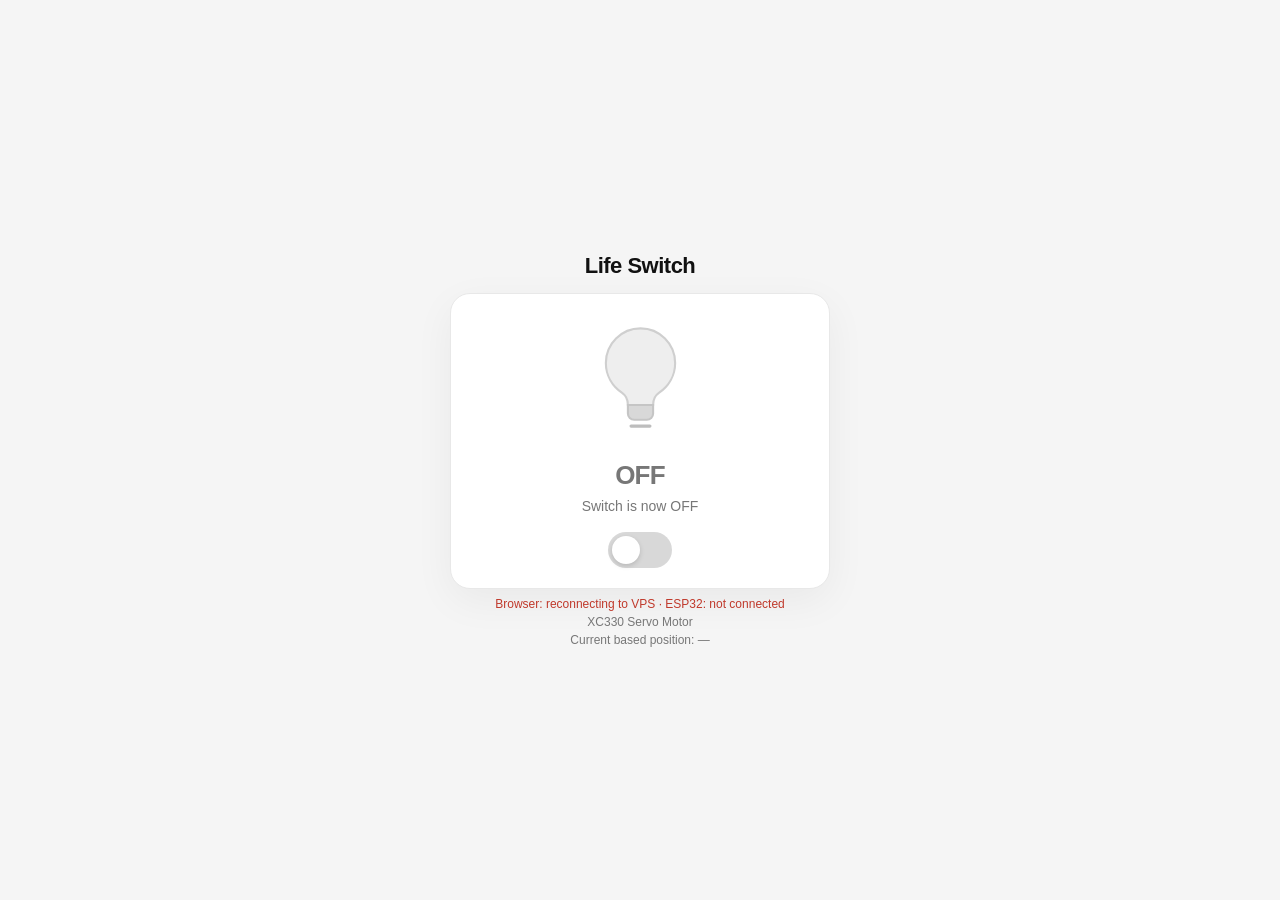
<file: web/index.html>
<!DOCTYPE html>
<html lang="en">
<head>
  <meta charset="UTF-8">
  <meta name="viewport" content="width=device-width, initial-scale=1.0">
  <meta http-equiv="refresh" content="0; url=./xc330_index.html">
  <link rel="canonical" href="./xc330_index.html">
  <title>Life Switch</title>
</head>
<body>
  <p>Opening the <a href="./xc330_index.html">XC330 controller</a>…</p>
  <script>window.location.replace("./xc330_index.html");</script>
</body>
</html>
</file>
<file: web/xc330_style.css>
* {
  box-sizing: border-box;
}


:root {
  --background: #f5f5f5;
  --card: #ffffff;

  --text: #111111;
  --secondary: #777777;
  --muted: #b8b8b8;
  --border: #e8e8e8;

  --on: #f5b400;
  --off: #b8b8b8;

  --switch-off: #d8d8d8;
  --switch-on: #111111;
}


body {
  margin: 0;

  min-height: 100vh;
  min-height: 100dvh;

  font-family:
    Inter,
    -apple-system,
    BlinkMacSystemFont,
    "Segoe UI",
    Roboto,
    Helvetica,
    Arial,
    sans-serif;

  background: var(--background);
  color: var(--text);

  display: flex;
  align-items: center;
  justify-content: center;

  padding: 12px;
}


.container {
  width: 100%;
  max-width: 380px;

  text-align: center;
}


.header {
  margin-bottom: 14px;
}


.header h1 {
  margin: 0;

  font-size: 22px;
  font-weight: 600;

  letter-spacing: -0.5px;
}


.header p {
  margin: 4px 0 0;

  font-size: 12px;
  font-weight: 400;

  color: var(--secondary);
}


.switch-card {
  background: var(--card);

  border: 1px solid var(--border);
  border-radius: 20px;

  padding: 24px 24px 20px;

  display: flex;
  flex-direction: column;
  align-items: center;

  box-shadow:
    0 12px 40px rgba(0, 0, 0, 0.05);

  transition:
    border-color 0.3s ease,
    box-shadow 0.3s ease;
}


.bulb-wrapper {
  width: 130px;
  height: 130px;

  display: flex;
  align-items: center;
  justify-content: center;

  margin-bottom: 12px;
}


.bulb {
  width: 105px;
  height: 126px;

  overflow: visible;

  transition:
    filter 0.35s ease,
    transform 0.35s ease;
}


.bulb-glow {
  fill: var(--on);

  opacity: 0;

  filter: blur(18px);

  transition:
    opacity 0.35s ease;
}


.bulb-glass {
  fill: #eeeeee;

  stroke: #cfcfcf;
  stroke-width: 2;

  transition:
    fill 0.35s ease,
    stroke 0.35s ease;
}


.bulb-base {
  fill: #d8d8d8;

  stroke: #c5c5c5;
  stroke-width: 2;

  transition:
    fill 0.35s ease,
    stroke 0.35s ease;
}


.bulb-line {
  stroke: #bdbdbd;

  stroke-width: 3;
  stroke-linecap: round;

  transition:
    stroke 0.35s ease;
}


.switch-card.on .bulb {
  filter:
    drop-shadow(
      0 0 12px
      rgba(245, 180, 0, 0.45)
    );

  transform: scale(1.03);
}


.switch-card.on .bulb-glow {
  opacity: 0.5;
}


.switch-card.on .bulb-glass {
  fill: #ffd86b;
  stroke: #f5b400;
}


.switch-card.on .bulb-base {
  fill: #4a4a4a;
  stroke: #333333;
}


.switch-card.on .bulb-line {
  stroke: #333333;
}


.switch-card.off .bulb {
  filter: none;
}


.switch-card.off .bulb-glow {
  opacity: 0;
}


.state-area {
  display: flex;
  flex-direction: column;
  align-items: center;

  margin-bottom: 18px;
}


.state {
  font-size: 26px;
  font-weight: 600;

  letter-spacing: -0.8px;

  transition:
    color 0.3s ease;
}


.state.on {
  color: var(--text);
}


.state.off {
  color: var(--secondary);
}


.position {
  margin-top: 7px;

  font-size: 14px;
  font-weight: 400;

  color: var(--secondary);
}


.toggle {
  position: relative;

  display: inline-block;

  width: 64px;
  height: 36px;

  cursor: pointer;
}


.toggle input {
  position: absolute;

  opacity: 0;

  width: 0;
  height: 0;
}


.slider {
  position: absolute;

  inset: 0;

  background: var(--switch-off);

  border-radius: 999px;

  transition:
    background-color 0.25s ease;
}


.slider::before {
  content: "";

  position: absolute;

  width: 28px;
  height: 28px;

  left: 4px;
  top: 4px;

  background: #ffffff;

  border-radius: 50%;

  box-shadow:
    0 2px 5px rgba(0, 0, 0, 0.15);

  transition:
    transform 0.25s ease;
}


.toggle input:checked + .slider {
  background: var(--switch-on);
}


.toggle input:checked + .slider::before {
  transform: translateX(28px);
}


.toggle:active .slider::before {
  width: 30px;
}


.switch-card.loading {
  pointer-events: none;
}


.switch-card.loading .bulb {
  opacity: 0.55;
}


.switch-card.loading .slider::before {
  opacity: 0.6;
}


.message {
  display: none;

  margin: 12px 0 0;

  font-size: 13px;
  font-weight: 500;

  color: var(--secondary);
}


.message.visible {
  display: block;
}


.message.error {
  color: #c0392b;
}


.connection-status {
  margin: 8px 0 0;
  font-size: 12px;
  color: var(--secondary);
}


.motor-info {
  margin: 4px 0 0;
  font-size: 12px;
  color: var(--secondary);
}


.connection-status.error {
  color: #c0392b;
}


@media (max-width: 480px) {

  body {
    padding: 10px;
  }


  .header {
    margin-bottom: 10px;
  }


  .header h1 {
    font-size: 20px;
  }


  .switch-card {
    padding: 20px 18px 18px;

    border-radius: 18px;
  }


  .bulb-wrapper {
    width: 118px;
    height: 118px;
  }


  .bulb {
    width: 96px;
    height: 115px;
  }


  .state {
    font-size: 24px;
  }


  .state-area {
    margin-bottom: 14px;
  }
}
</file>
